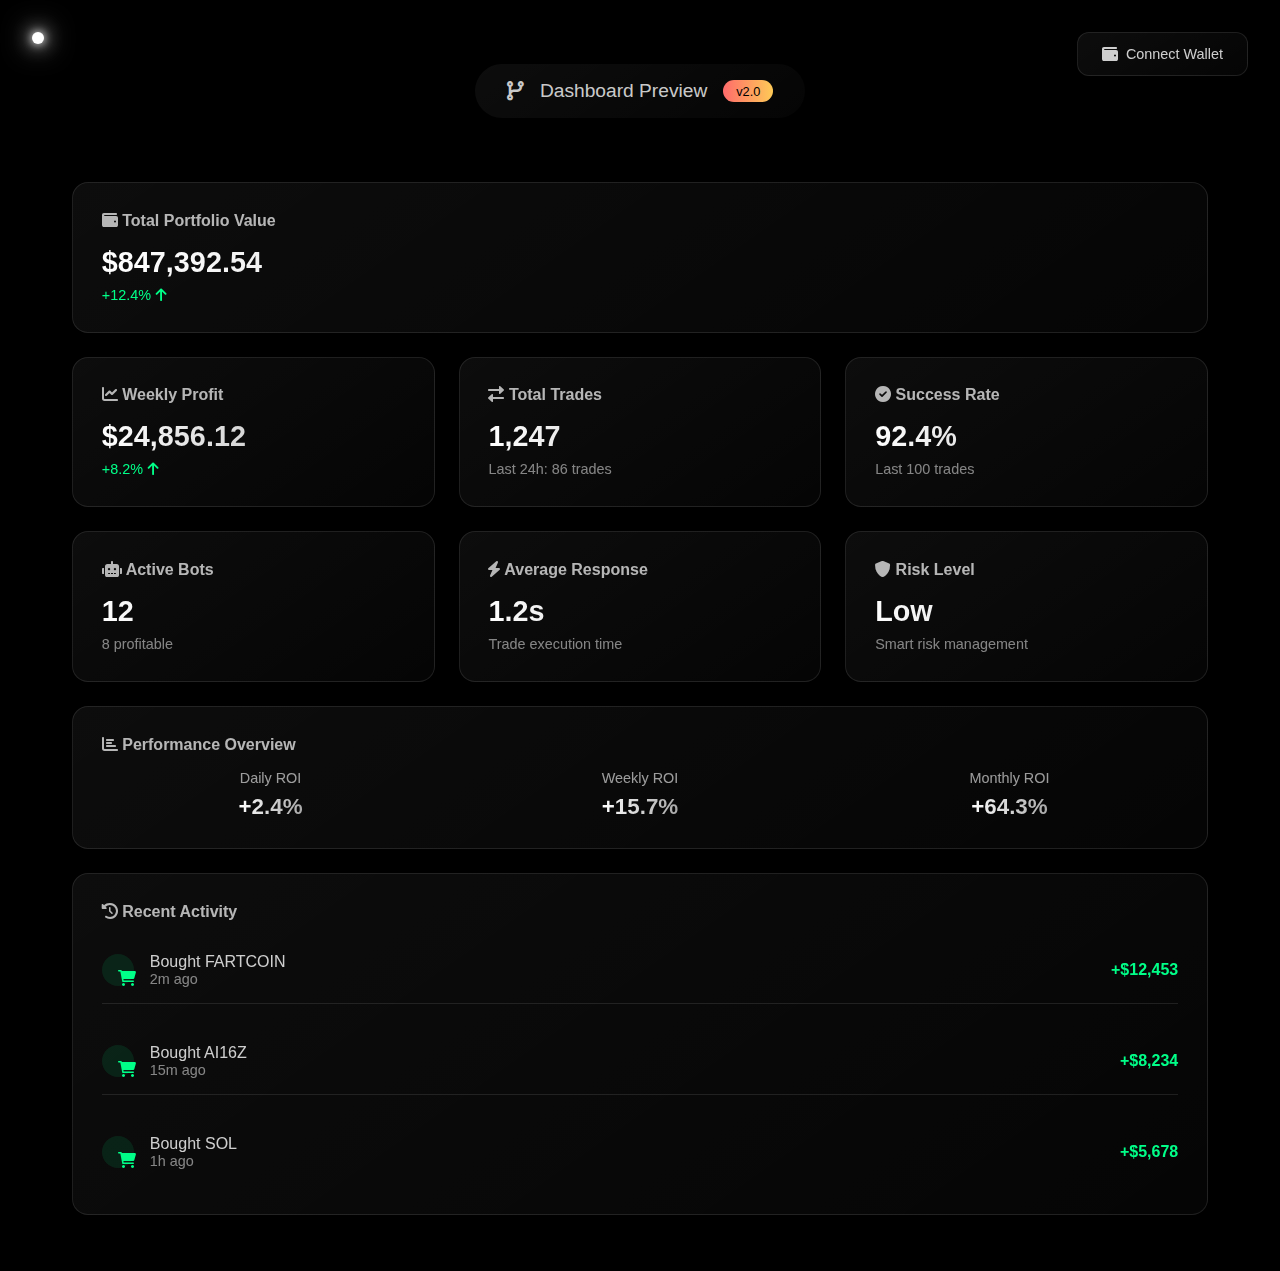
<file: dashboard/index.html>
<!DOCTYPE html>
<html lang="en">
<head>
    <meta charset="UTF-8">
    <meta name="viewport" content="width=device-width, initial-scale=1.0">
    <title>Professor V2 - Dashboard Preview</title>
    <link rel="stylesheet" href="styles.css">
    <link rel="stylesheet" href="https://cdnjs.cloudflare.com/ajax/libs/font-awesome/6.0.0/css/all.min.css">
</head>
<body>
    <div class="custom-cursor"></div>
    
    <!-- Preview Alert -->
    <div class="preview-alert" id="previewAlert">
        <div class="alert-content">
            <h2>Attention</h2>
            <p>This version of Professor AI is yet to be published. This is a basic example of what the dashboard would look like!</p>
            <button onclick="closeAlert()">Understand</button>
        </div>
    </div>

    <div class="preview-banner">
        <div class="banner-content">
            <i class="fas fa-code-branch"></i>
            Dashboard Preview
            <span class="version-tag">v2.0</span>
        </div>
    </div>
    
    <div class="wallet-container">
        <button class="wallet-button">
            <i class="fas fa-wallet"></i>
            <span>Connect Wallet</span>
        </button>
    </div>
    
    <div class="dashboard">
        <!-- Top Stats Row -->
        <div class="stats-row">
            <div class="stat-card wide">
                <h3><i class="fas fa-wallet"></i> Total Portfolio Value</h3>
                <div class="value">$847,392.54</div>
                <div class="change positive">+12.4% <i class="fas fa-arrow-up"></i></div>
            </div>
        </div>

        <!-- Main Grid - First Row -->
        <div class="card-grid">
            <div class="card">
                <h3><i class="fas fa-chart-line"></i> Weekly Profit</h3>
                <div class="value">$24,856.12</div>
                <div class="change positive">+8.2% <i class="fas fa-arrow-up"></i></div>
            </div>
            <div class="card">
                <h3><i class="fas fa-exchange-alt"></i> Total Trades</h3>
                <div class="value">1,247</div>
                <div class="sub-text">Last 24h: 86 trades</div>
            </div>
            <div class="card">
                <h3><i class="fas fa-check-circle"></i> Success Rate</h3>
                <div class="value">92.4%</div>
                <div class="sub-text">Last 100 trades</div>
            </div>
        </div>

        <!-- New Grid - Second Row -->
        <div class="card-grid">
            <div class="card">
                <h3><i class="fas fa-robot"></i> Active Bots</h3>
                <div class="value">12</div>
                <div class="sub-text">8 profitable</div>
            </div>
            <div class="card">
                <h3><i class="fas fa-bolt"></i> Average Response</h3>
                <div class="value">1.2s</div>
                <div class="sub-text">Trade execution time</div>
            </div>
            <div class="card">
                <h3><i class="fas fa-shield-alt"></i> Risk Level</h3>
                <div class="value">Low</div>
                <div class="sub-text">Smart risk management</div>
            </div>
        </div>

        <!-- New Stats Row -->
        <div class="stats-row">
            <div class="stat-card wide performance-card">
                <h3><i class="fas fa-chart-bar"></i> Performance Overview</h3>
                <div class="performance-grid">
                    <div class="performance-item">
                        <span class="label">Daily ROI</span>
                        <span class="value-small">+2.4%</span>
                    </div>
                    <div class="performance-item">
                        <span class="label">Weekly ROI</span>
                        <span class="value-small">+15.7%</span>
                    </div>
                    <div class="performance-item">
                        <span class="label">Monthly ROI</span>
                        <span class="value-small">+64.3%</span>
                    </div>
                </div>
            </div>
        </div>

        <!-- Recent Trades -->
        <div class="stats-row">
            <div class="stat-card wide">
                <h3><i class="fas fa-history"></i> Recent Activity</h3>
                <div class="activity-list">
                    <div class="activity-item">
                        <div class="trade-info">
                            <i class="fas fa-shopping-cart trade-icon"></i>
                            <div class="trade-details">
                                <span class="action">Bought FARTCOIN</span>
                                <span class="time">2m ago</span>
                            </div>
                        </div>
                        <span class="amount positive">+$12,453</span>
                    </div>
                    <div class="activity-item">
                        <div class="trade-info">
                            <i class="fas fa-shopping-cart trade-icon"></i>
                            <div class="trade-details">
                                <span class="action">Bought AI16Z</span>
                                <span class="time">15m ago</span>
                            </div>
                        </div>
                        <span class="amount positive">+$8,234</span>
                    </div>
                    <div class="activity-item">
                        <div class="trade-info">
                            <i class="fas fa-shopping-cart trade-icon"></i>
                            <div class="trade-details">
                                <span class="action">Bought SOL</span>
                                <span class="time">1h ago</span>
                            </div>
                        </div>
                        <span class="amount positive">+$5,678</span>
                    </div>
                </div>
            </div>
        </div>
    </div>

    <script src="script.js"></script>
</body>
</html>
</file>
<file: dashboard/styles.css>
* {
    margin: 0;
    padding: 0;
    box-sizing: border-box;
    cursor: none;
}

body {
    background: #000000;
    color: #ffffff;
    font-family: 'Inter', sans-serif;
    min-height: 100vh;
    padding: 2rem;
}

.custom-cursor {
    width: 12px;
    height: 12px;
    background: #ffffff;
    border-radius: 50%;
    position: fixed;
    pointer-events: none;
    z-index: 9999;
    opacity: 0;
    transition: opacity 0.3s ease-out;
    box-shadow: 
        0 0 10px #ffffff,
        0 0 20px #ffffff,
        0 0 30px #ffffff;
}

.dashboard {
    max-width: 1200px;
    margin: 0 auto;
    padding: 0 2rem;
}

.preview-badge {
    position: absolute;
    top: -20px;
    left: 50%;
    transform: translateX(-50%);
    background: linear-gradient(90deg, #ff6b6b, #feca57);
    padding: 4px 16px;
    border-radius: 20px;
    font-size: 0.8rem;
    font-weight: 600;
    color: #000;
    letter-spacing: 1px;
}

.stats-row {
    margin: 3rem 0;
}

.card-grid {
    display: grid;
    grid-template-columns: repeat(3, 1fr);
    gap: 2rem;
    margin: 3rem 0;
}

.card, .stat-card {
    background: linear-gradient(
        145deg,
        rgba(255, 255, 255, 0.05) 0%,
        rgba(255, 255, 255, 0.02) 100%
    );
    backdrop-filter: blur(10px);
    border: 1px solid rgba(255, 255, 255, 0.1);
    border-radius: 16px;
    padding: 1.5rem;
    transition: all 0.3s ease;
    position: relative;
    overflow: hidden;
}

.card::before, .stat-card::before {
    content: '';
    position: absolute;
    top: 0;
    left: -100%;
    width: 100%;
    height: 100%;
    background: linear-gradient(
        90deg,
        transparent,
        rgba(255, 255, 255, 0.1),
        transparent
    );
    transition: 0.5s;
}

.card:hover::before, .stat-card:hover::before {
    left: 100%;
}

.card:hover, .stat-card:hover {
    transform: translateY(-5px);
    border-color: rgba(255, 255, 255, 0.2);
    box-shadow: 0 0 30px rgba(255, 255, 255, 0.1);
}

.wide {
    grid-column: 1 / -1;
}

h3 {
    font-size: 1rem;
    color: rgba(255, 255, 255, 0.7);
    margin-bottom: 1rem;
}

.value {
    font-size: 1.8rem;
    font-weight: 700;
    margin-bottom: 0.5rem;
    background: linear-gradient(to right, #ffffff, #a8a8a8);
    -webkit-background-clip: text;
    background-clip: text;
    -webkit-text-fill-color: transparent;
}

.change {
    font-size: 0.9rem;
    display: flex;
    align-items: center;
    gap: 0.3rem;
}

.change.positive {
    color: #00ff88;
}

.change.negative {
    color: #ff4444;
}

.sub-text {
    font-size: 0.9rem;
    color: rgba(255, 255, 255, 0.5);
}

.activity-list {
    display: flex;
    flex-direction: column;
    gap: 1.5rem;
}

.activity-item {
    display: flex;
    justify-content: space-between;
    align-items: center;
    padding: 1rem 0;
    border-bottom: 1px solid rgba(255, 255, 255, 0.1);
}

.activity-item:last-child {
    border-bottom: none;
}

.time {
    color: rgba(255, 255, 255, 0.5);
    font-size: 0.9rem;
}

.action {
    color: rgba(255, 255, 255, 0.8);
}

.amount {
    font-weight: 600;
}

.amount.positive {
    color: #00ff88;
}

.amount.negative {
    color: #ff4444;
}

@media (max-width: 1024px) {
    .card-grid {
        grid-template-columns: repeat(2, 1fr);
    }
}

@media (max-width: 768px) {
    body {
        padding: 1rem;
    }

    .card-grid {
        grid-template-columns: 1fr;
    }

    .value {
        font-size: 1.5rem;
    }
}

.preview-banner {
    padding: 2rem 0;
    text-align: center;
    margin-bottom: 2rem;
}

.banner-content {
    display: inline-flex;
    align-items: center;
    gap: 1rem;
    padding: 1rem 2rem;
    background: linear-gradient(
        145deg,
        rgba(255, 255, 255, 0.05) 0%,
        rgba(255, 255, 255, 0.02) 100%
    );
    border-radius: 50px;
    font-size: 1.2rem;
    color: rgba(255, 255, 255, 0.8);
}

.version-tag {
    background: linear-gradient(90deg, #ff6b6b, #feca57);
    padding: 0.2rem 0.8rem;
    border-radius: 20px;
    font-size: 0.8rem;
    color: #000;
}

.preview-alert {
    position: fixed;
    top: 0;
    left: 0;
    width: 100%;
    height: 100%;
    background: rgba(0, 0, 0, 0.9);
    display: flex;
    justify-content: center;
    align-items: center;
    z-index: 1000;
    opacity: 0;
    animation: fadeIn 0.5s ease forwards;
}

.alert-content {
    background: linear-gradient(
        145deg,
        rgba(255, 255, 255, 0.1) 0%,
        rgba(255, 255, 255, 0.05) 100%
    );
    backdrop-filter: blur(10px);
    border: 1px solid rgba(255, 255, 255, 0.1);
    border-radius: 16px;
    padding: 2rem;
    text-align: center;
    max-width: 500px;
    transform: translateY(20px);
    animation: slideUp 0.5s ease forwards 0.3s;
}

.alert-content h2 {
    font-size: 2rem;
    margin-bottom: 1rem;
    background: linear-gradient(to right, #ffffff, #a8a8a8);
    -webkit-background-clip: text;
    background-clip: text;
    -webkit-text-fill-color: transparent;
}

.alert-content p {
    color: rgba(255, 255, 255, 0.8);
    margin-bottom: 2rem;
    line-height: 1.6;
}

.alert-content button {
    background: linear-gradient(90deg, #ff6b6b, #feca57);
    border: none;
    padding: 0.8rem 2rem;
    border-radius: 8px;
    color: #000;
    font-weight: 600;
    cursor: none;
    transition: all 0.3s ease;
}

.alert-content button:hover {
    transform: translateY(-2px);
    box-shadow: 0 0 20px rgba(255, 255, 255, 0.2);
}

.trade-info {
    display: flex;
    align-items: center;
}

.trade-details {
    display: flex;
    flex-direction: column;
}

@keyframes fadeIn {
    from { opacity: 0; }
    to { opacity: 1; }
}

@keyframes slideUp {
    from { 
        opacity: 0;
        transform: translateY(20px);
    }
    to { 
        opacity: 1;
        transform: translateY(0);
    }
}

.performance-card {
    padding: 2rem;
}

.performance-grid {
    display: grid;
    grid-template-columns: repeat(3, 1fr);
    gap: 2rem;
    margin-top: 1rem;
}

.performance-item {
    display: flex;
    flex-direction: column;
    align-items: center;
    gap: 0.5rem;
}

.performance-item .label {
    color: rgba(255, 255, 255, 0.6);
    font-size: 0.9rem;
}

.value-small {
    font-size: 1.4rem;
    font-weight: 600;
    background: linear-gradient(to right, #ffffff, #a8a8a8);
    -webkit-background-clip: text;
    background-clip: text;
    -webkit-text-fill-color: transparent;
}

.card-grid {
    gap: 1.5rem;
    margin: 1.5rem 0;
}

.stats-row {
    margin: 1.5rem 0;
}

.card, .stat-card {
    padding: 1.8rem;
}

.card:hover, .stat-card:hover {
    transform: translateY(-3px);
    box-shadow: 0 0 25px rgba(255, 255, 255, 0.08);
}

@media (max-width: 768px) {
    .preview-banner {
        padding: 1.5rem 0;
        margin-bottom: 1.5rem;
    }

    .performance-grid {
        grid-template-columns: 1fr;
        gap: 1rem;
    }

    .card-grid {
        gap: 1rem;
        margin: 1rem 0;
    }

    .stats-row {
        margin: 1rem 0;
    }
}

.wallet-container {
    position: absolute;
    top: 2rem;
    right: 2rem;
    z-index: 100;
}

.wallet-button {
    background: linear-gradient(
        145deg,
        rgba(255, 255, 255, 0.05) 0%,
        rgba(255, 255, 255, 0.02) 100%
    );
    backdrop-filter: blur(10px);
    border: 1px solid rgba(255, 255, 255, 0.1);
    border-radius: 12px;
    padding: 0.8rem 1.5rem;
    color: rgba(255, 255, 255, 0.8);
    font-size: 0.9rem;
    display: flex;
    align-items: center;
    gap: 0.5rem;
    cursor: none;
    transition: all 0.3s ease;
    position: relative;
    overflow: hidden;
}

.wallet-button::before {
    content: '';
    position: absolute;
    top: 0;
    left: -100%;
    width: 100%;
    height: 100%;
    background: linear-gradient(
        90deg,
        transparent,
        rgba(255, 255, 255, 0.1),
        transparent
    );
    transition: 0.5s;
}

.wallet-button:hover {
    transform: translateY(-2px);
    border-color: rgba(255, 255, 255, 0.2);
    box-shadow: 0 0 20px rgba(255, 255, 255, 0.1);
    color: rgba(255, 255, 255, 1);
}

.wallet-button:hover::before {
    left: 100%;
}

.wallet-button i {
    font-size: 1rem;
}

@media (max-width: 768px) {
    .wallet-container {
        top: 1rem;
        right: 1rem;
    }
    
    .wallet-button {
        padding: 0.6rem 1rem;
        font-size: 0.8rem;
    }
}

.trade-icon {
    width: 24px;
    height: 24px;
    display: flex;
    align-items: center;
    justify-content: center;
    margin-right: 1rem;
    color: #00ff88;
    background: rgba(0, 255, 136, 0.1);
    border-radius: 50%;
    padding: 1rem;
}
</file>
